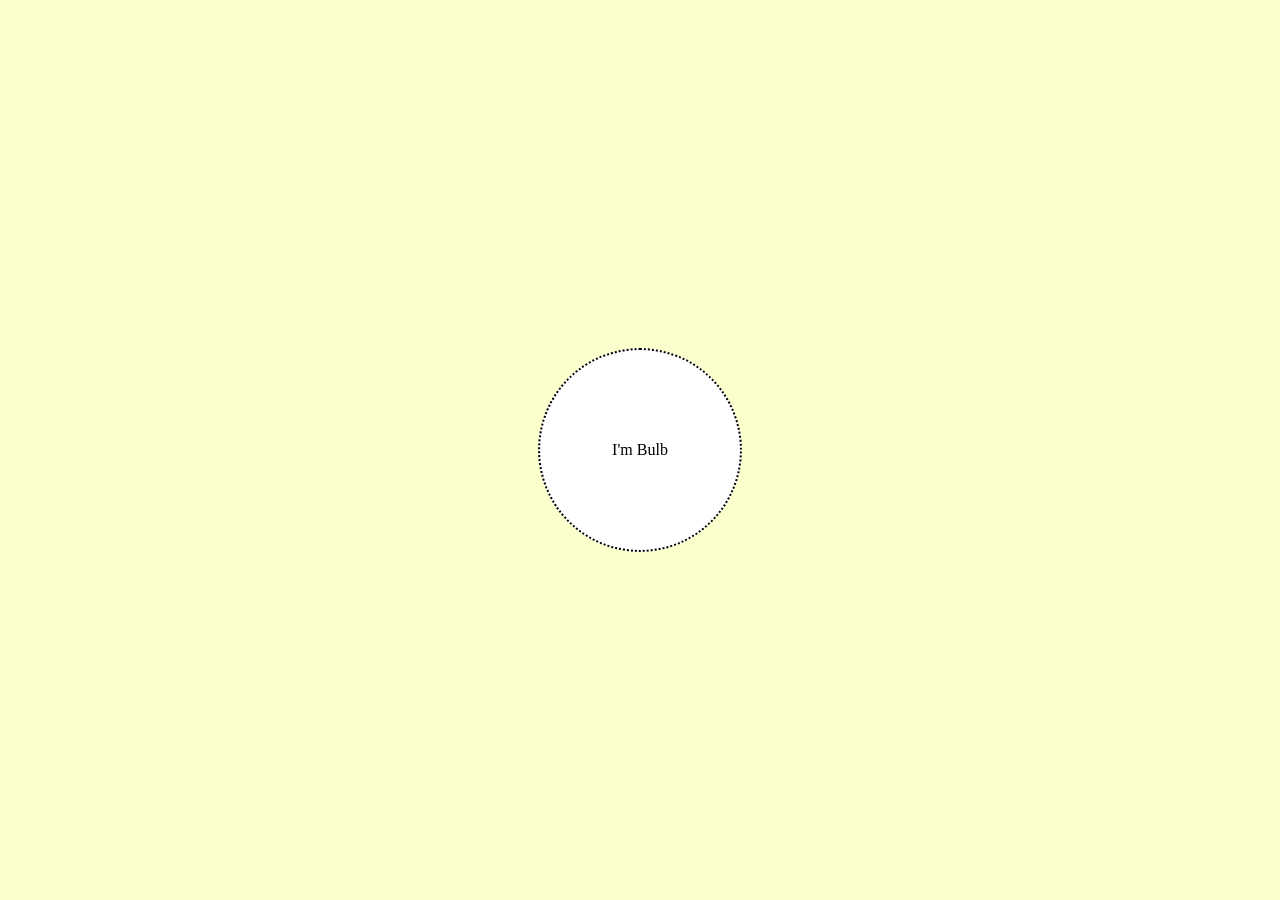
<file: bulb-DOM/index.html>
<!DOCTYPE html>
<html lang="en">
  <head>
    <meta charset="UTF-8" />
    <meta name="viewport" content="width=device-width, initial-scale=1.0" />
    <title>Bulb</title>
    <link rel="stylesheet" href="style.css" />
    <link rel="shortcut icon" href="https://cdn.vectorstock.com/i/1000v/60/94/cartoon-glowing-yellow-light-bulb-vector-18016094.jpg" type="image/x-icon">
  </head>
  <body>
      <div id="bulb">I'm Bulb</div> 
    <script src="app.js"></script>
  </body>
</html>
</file>
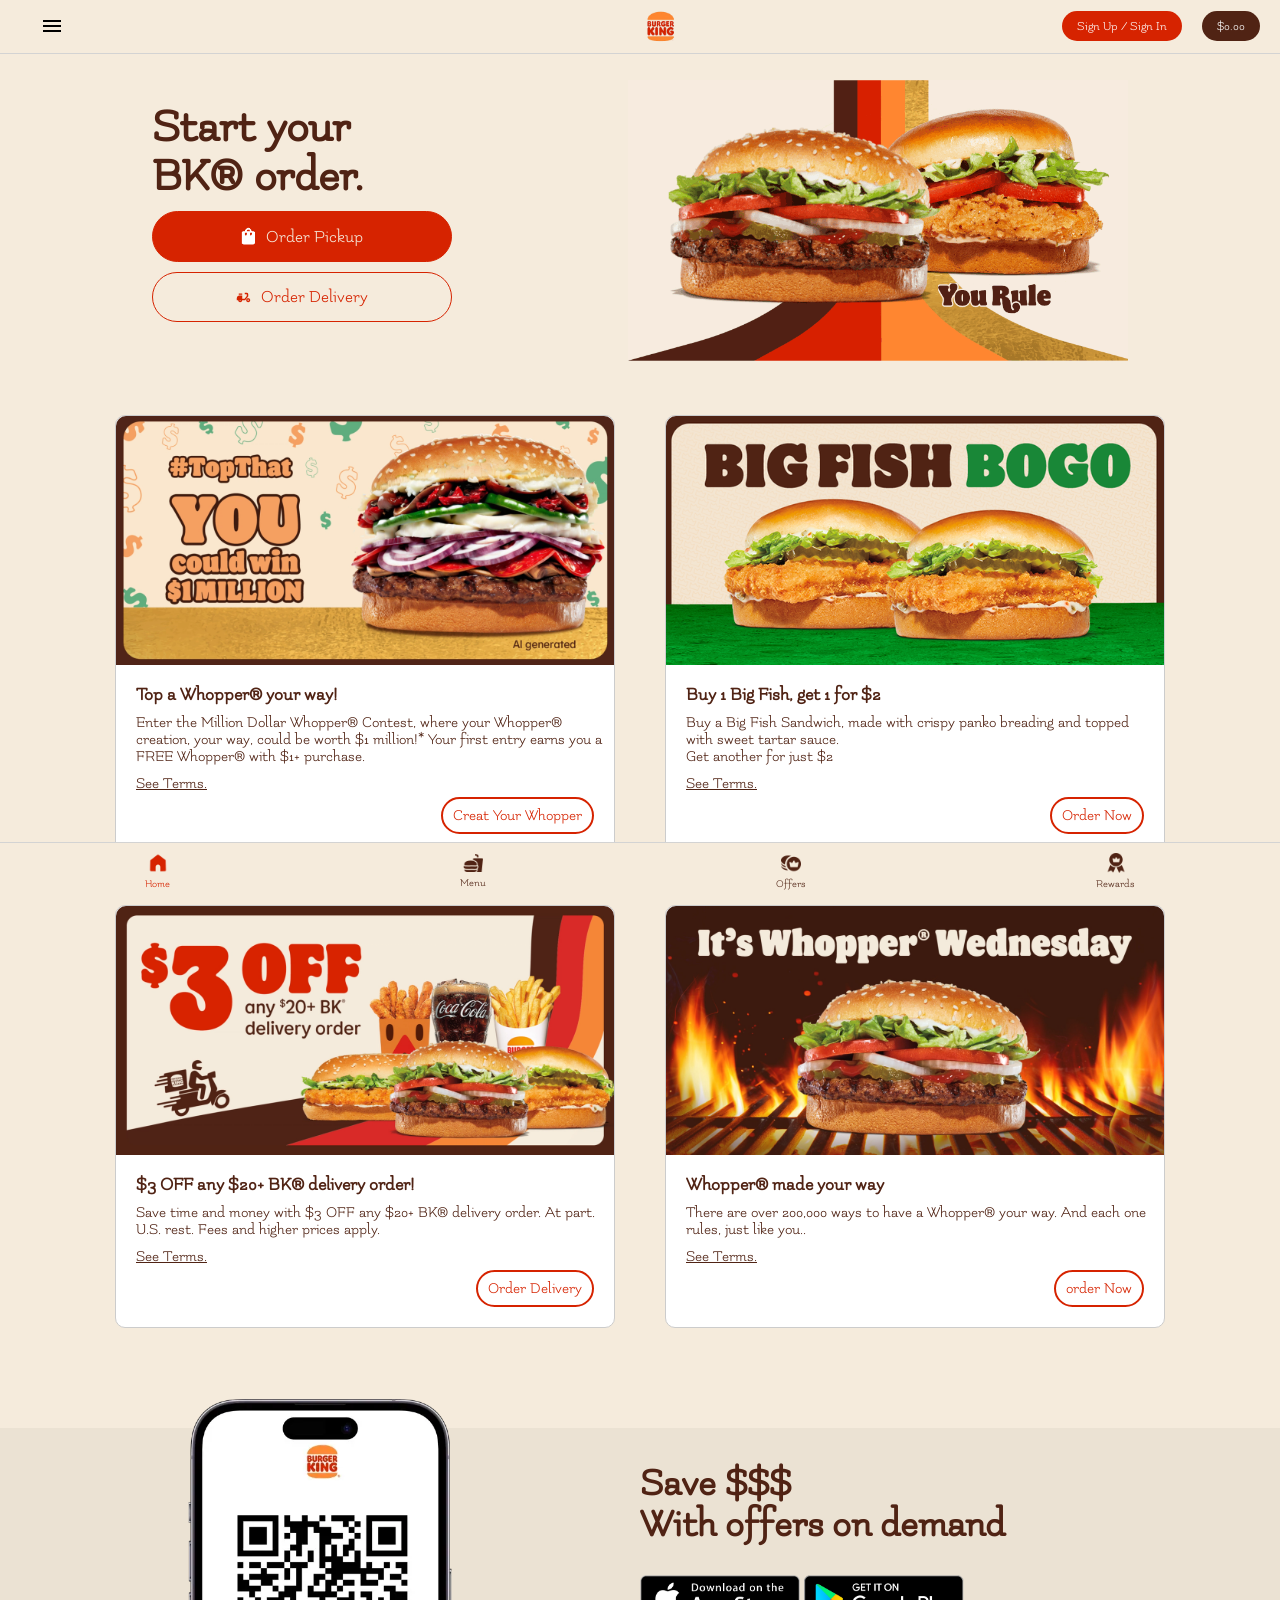
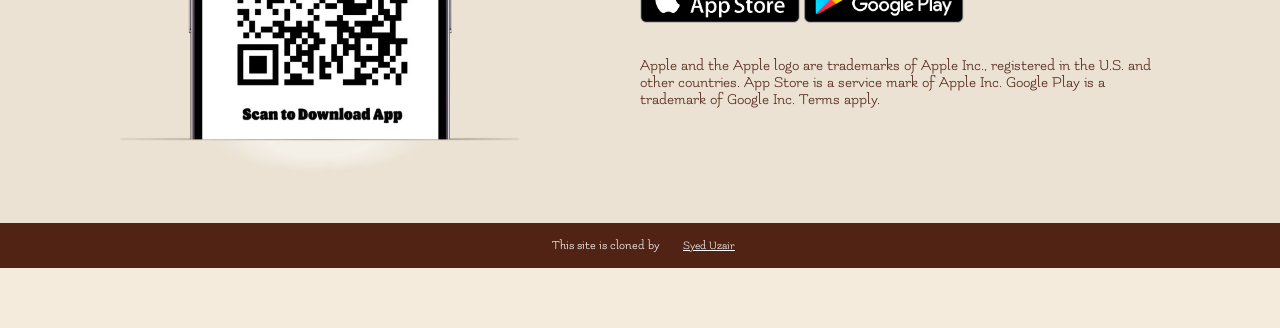
<file: burger-king/index.html>
<!DOCTYPE html>
<html lang="en">
  <head>
    <meta charset="UTF-8" />
    <meta name="viewport" content="width=device-width, initial-scale=1.0" />
    <title>Burger-King</title>
    <link
      rel="shortcut icon"
      href="Images/Screenshot 2024-03-06 203135.png"
      type="image/x-icon"
    />
    <link rel="preconnect" href="https://fonts.googleapis.com">
    <link rel="preconnect" href="https://fonts.gstatic.com" crossorigin>
    <link href="https://fonts.googleapis.com/css2?family=Flamenco:wght@300;400&display=swap" rel="stylesheet">
    <link
      rel="stylesheet"
      href="https://fonts.googleapis.com/css2?family=Material+Symbols+Outlined:opsz,wght,FILL,GRAD@20..48,100..700,0..1,-50..200"
    />
    <link rel="stylesheet" href="style.css" />
  </head>
  <body>
    <!-- header started -->
    <header>
      <div class="header">
        <div class="start">
          <span class="material-symbols-outlined hover"> menu </span>
          <img
            src="Images/Screenshot 2024-03-06 203135.png"
            alt="logo"
            class="logo hover"
          />
        </div>
        <div class="end">
          <button class="b-1 hover">Sign Up / Sign In</button>
          <button class="b-2 hover">$0.00</button>
        </div>
      </div>
    </header>
    <!-- header ended -->
    <div class="dummy"></div>
    <!-- First section Started -->
    <div class="first-section">
      <div class="left">
        <h1>
          Start your <br />
          BK® order.
        </h1>
        <img src="Images/web.gif" alt="" />
        <button class="but-1 hover" class="hover">
          <img src="Images/Screenshot 2024-03-06 200653.png" alt="" />Order
          Pickup
        </button>
        <button class="but-2 hover" class="hover">
          <img src="Images/Screenshot 2024-03-06 200742.png" alt="" />Order
          Delivery
        </button>
      </div>
      <div class="right">
        <img src="Images/web.gif" alt="" />
      </div>
    </div>
    <!-- First section ended-->
    <!-- second Section started -->
    <div class="second-section">
      <div class="card">
        <img
          src="Images/4cd4a736fab4faf00146cd9d7de109d61f2019a0-2000x1000.png"
          alt=""
        />
        <h3>Top a Whopper® your way!</h3>
        <p>
          Enter the Million Dollar Whopper® Contest, where your Whopper®
          creation, your way, could be worth $1 million!* Your first entry earns
          you a FREE Whopper® with $1+ purchase.
        </p>
        <a href="#">See Terms.</a>
        <button class="hover">Creat Your Whopper</button>
      </div>
      <div class="card">
        <img
          src="Images/236c1dd5e57dae652473a87e39de0fa38a61737e-1000x500.png"
          alt=""
        />
        <h3>Buy 1 Big Fish, get 1 for $2</h3>
        <p>
          Buy a Big Fish Sandwich, made with crispy panko breading and topped
          with sweet tartar sauce. <br> Get another for just $2
        </p>
        <a href="#">See Terms.</a>
        <button class="hover ">Order Now</button>
      </div>
      <div class="card">
        <img
          src="Images/03d28f28ec8f30ee65dd9dcb037e64e4e7983e49-2000x1000.png"
          alt=""
        />
        <h3>$3 OFF any $20+ BK® delivery order!</h3>
        <p>
          Save time and money with $3 OFF any $20+ BK® delivery order. At part.
          U.S. rest. Fees and higher prices apply.
        </p>
        <a href="#">See Terms.</a>
        <button class="hover">Order Delivery</button>
      </div>
      <div class="card">
        <img
          src="Images/2b60390402530831a1e97c98d699337a5eefad6c-2000x1000.png"
          alt=""
        />
        <h3>Whopper® made your way</h3>
        <p>
          There are over 200,000 ways to have a Whopper® your way. And each one
          rules, just like you..
        </p>
        <a href="#">See Terms.</a>
        <button class="hover">order Now</button>
      </div>
    </div>

    <!-- second Section ended-->
    <!-- third setion started -->
    <div id="third">
      <div class="full-image">
        <img
          src="Images/da421b826216c29608a2694126a5095f17be8676-630x622.webp"
          alt=""
        />
      </div>
      <div class="right-sec">
        <div class="mobile">
          <img
            src="Images/fce87173f33b83388e766172fb1c471023582c4e-852x1183.png"
            alt=""
            id="mobile-image"
          />
          <h1>
            Save $$$ <br />
            With offers on demand
          </h1>
        </div>
        <div class="right-images">
          <img src="Images/Screenshot 2024-03-06 201132.png" alt="" class="hover" />
          <img src="Images/Screenshot 2024-03-06 201155.png" alt="" class="hover" />
        </div>
        <div class="right-text">
          Apple and the Apple logo are trademarks of Apple Inc., registered in
          the U.S. and other countries. App Store is a service mark of Apple
          Inc. Google Play is a trademark of Google Inc. Terms apply.
        </div>
      </div>
    </div>

    <!-- third setion ended -->
    <!-- fourth section started-->
    <div class="fourth-section">
      <p>
        This site is cloned by<a href="https://www.linkedin.com/in/uzairrehan">Syed Uzair</a>
      </p>
    </div>

    <!-- fourth section ended-->
    <div class="dummy"></div>
    <!-- footer started -->
    <footer>
      <div class="footer">
        <div class="footer-boxes hover">
          <img src="Images/download (4).png" alt="" /><span class="tomato"
            >Home</span
          >
        </div>
        <div class="footer-boxes hover">
          <img
            src="Images/7ba95726ef76f181e658ceb137277d2a9be17db2-26x24.0495a4ebf035594acdf1.png"
            alt=""
          />Menu
        </div>
        <div class="footer-boxes hover">
          <img
            src="Images/00553ce0b224cdeb1269bc2c756d8775c0b21a9f-24x24.0307ef2649472064402d.png"
            alt=""
          />Offers
        </div>
        <div class="footer-boxes hover">
          <img
            src="Images/ca61127dd95f2e6473303320dba757fa9c1d45e1-24x24.4371e92a85182b7310f4.png"
            alt=""
          />Rewards
        </div>
      </div>
    </footer>
    <!-- footer ended -->
  </body>
</html>
</file>
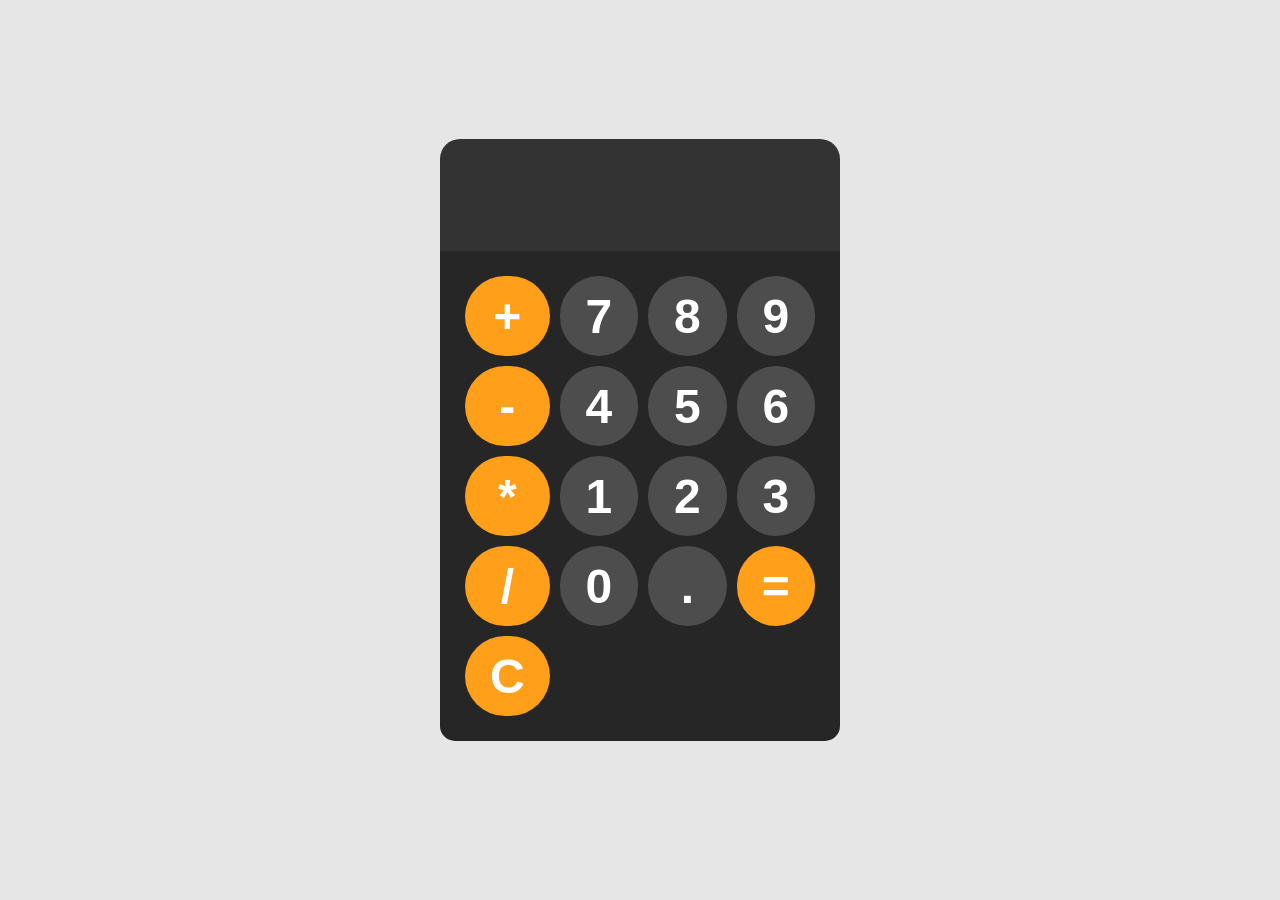
<file: calculator/index.html>
<!DOCTYPE html>
<html lang="en">
<head>
    <meta charset="UTF-8">
    <meta name="viewport" content="width=device-width, initial-scale=1.0">
    <title>Document</title>
    <link rel="stylesheet" href="style.css">
</head>
<body>

    <div id="calculator">
        <input id="display" readonly>
        <div id="keys">
            <button onclick="displayNumber('+')" class="operator-btn">+</button>
            <button onclick="displayNumber('7')">7</button>
            <button onclick="displayNumber('8')">8</button>
            <button onclick="displayNumber('9')">9</button>
            <button onclick="displayNumber('-')" class="operator-btn">-</button>
            <button onclick="displayNumber('4')">4</button>
            <button onclick="displayNumber('5')">5</button>
            <button onclick="displayNumber('6')">6</button>
            <button onclick="displayNumber('*')" class="operator-btn">*</button>
            <button onclick="displayNumber('1')">1</button>
            <button onclick="displayNumber('2')">2</button>
            <button onclick="displayNumber('3')">3</button>
            <button onclick="displayNumber('/')" class="operator-btn">/</button>
            <button onclick="displayNumber('0')">0</button>
            <button onclick="displayNumber('.')">.</button>
            <button onclick="calculate()" class="operator-btn">=</button>
            <button onclick="clearDisplay()" class="operator-btn">C</button>
        </div>
    </div>
    <script src="app.js"></script>
</body>
</html>
</file>
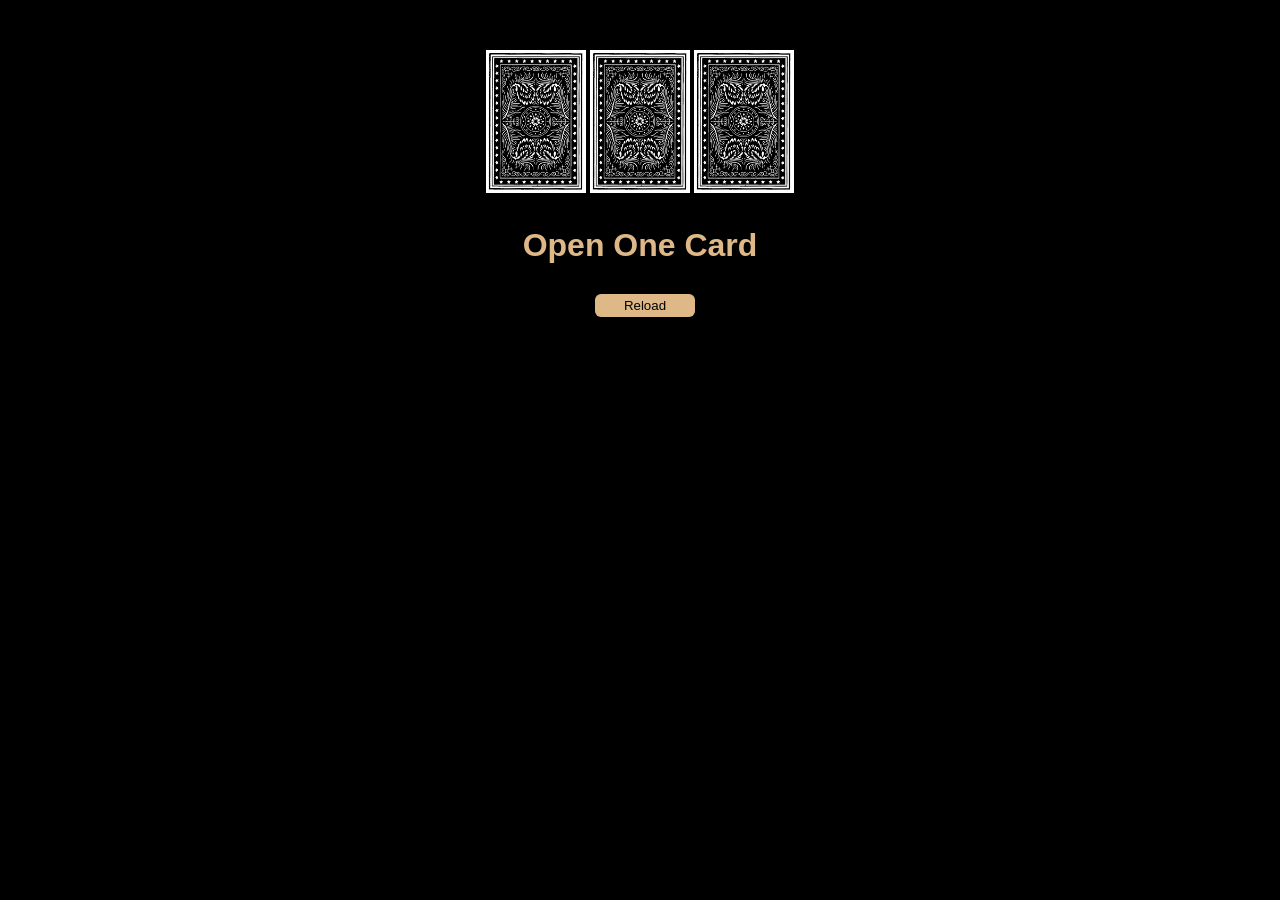
<file: card-game/index.html>
<!DOCTYPE html>
<html lang="en">
  <head>
    <meta charset="UTF-8" />
    <meta name="viewport" content="width=device-width, initial-scale=1.0" />
    <title>Card Game</title>
    <link rel="stylesheet" href="style.css" />
    <link rel="shortcut icon" href="Images/back.png" type="image/x-icon" />
  </head>
  <body>
    <div class="main">
      <div class="images-div">
        <img src="Images/back.png" onclick="OpenName(this)" />
        <img src="Images/back.png" onclick="OpenName(this)" />
        <img src="Images/back.png" onclick="OpenName(this)" />
      </div>
      <h1>Open One Card</h1>
      <button onclick="reload()">Reload</button>
    </div>
    <script src="app.js"></script>
  </body>
</html>
</file>
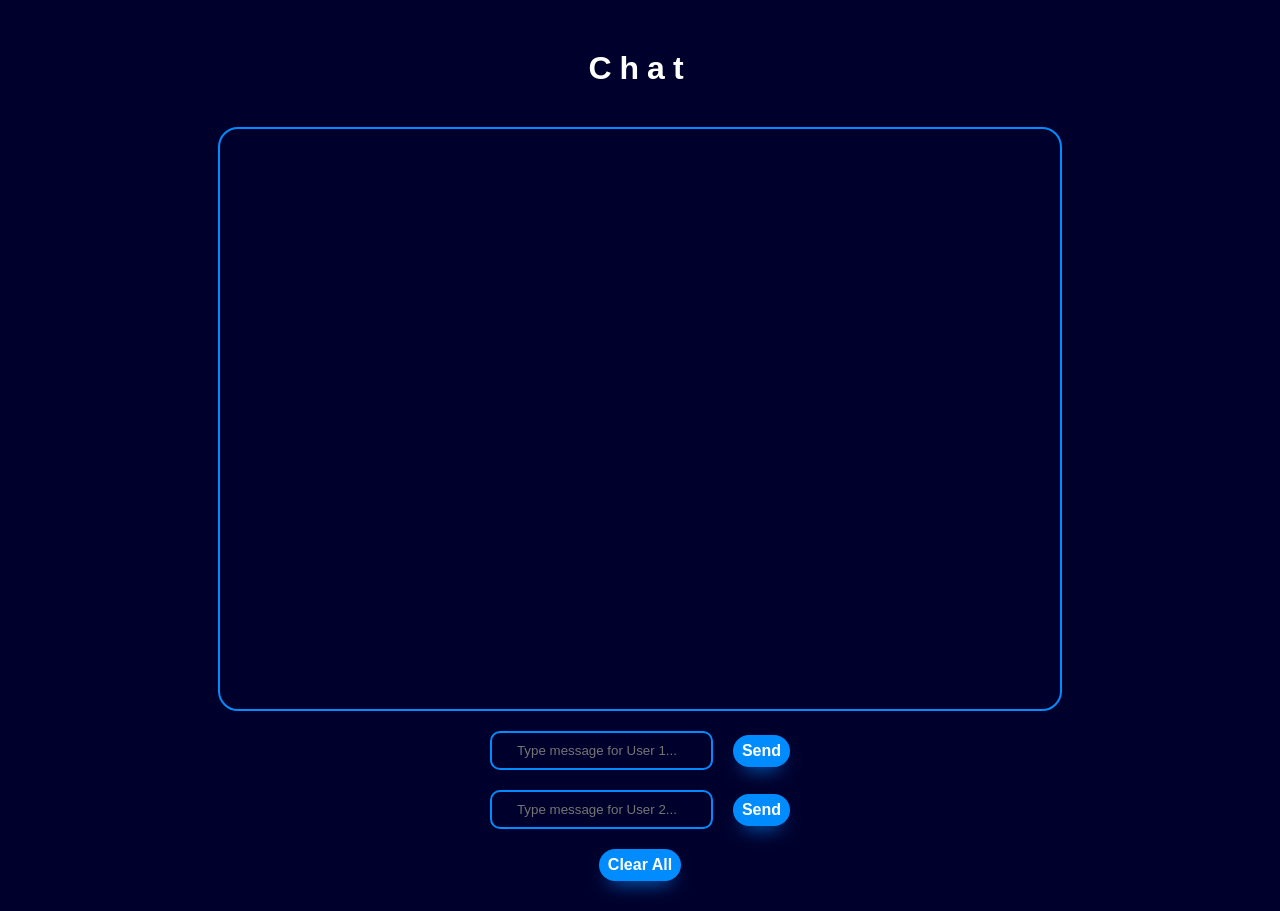
<file: chat-app/index.html>
<!DOCTYPE html>
<html lang="en">
  <head>
    <meta charset="UTF-8" />
    <meta name="viewport" content="width=device-width, initial-scale=1.0" />
    <title>Uzair - Chat App</title>
    <link rel="stylesheet" href="style.css" />
  </head>
  <body>
    <header>
      <h1>Chat</h1>
    </header>
    <main>
      <section id="messages"></section>

      <div class="msg-center">
        <div>
          <input
            placeholder="Type message for User 1..."
            class="input"
            type="text"
            id="input1"
            aria-label="User 1 message input"
          />
          <button id="send1Btn" class="button" role="button">Send</button>
        </div>

        <div>
          <input
            placeholder="Type message for User 2..."
            class="input"
            type="text"
            id="input2"
            aria-label="User 2 message input"
          />
          <button id="send2Btn" class="button" role="button">Send</button>
        </div>

        <button id="clear" class="button">Clear All</button>
      </div>
    </main>

    <script src="script.js"></script>
  </body>
</html>
</file>
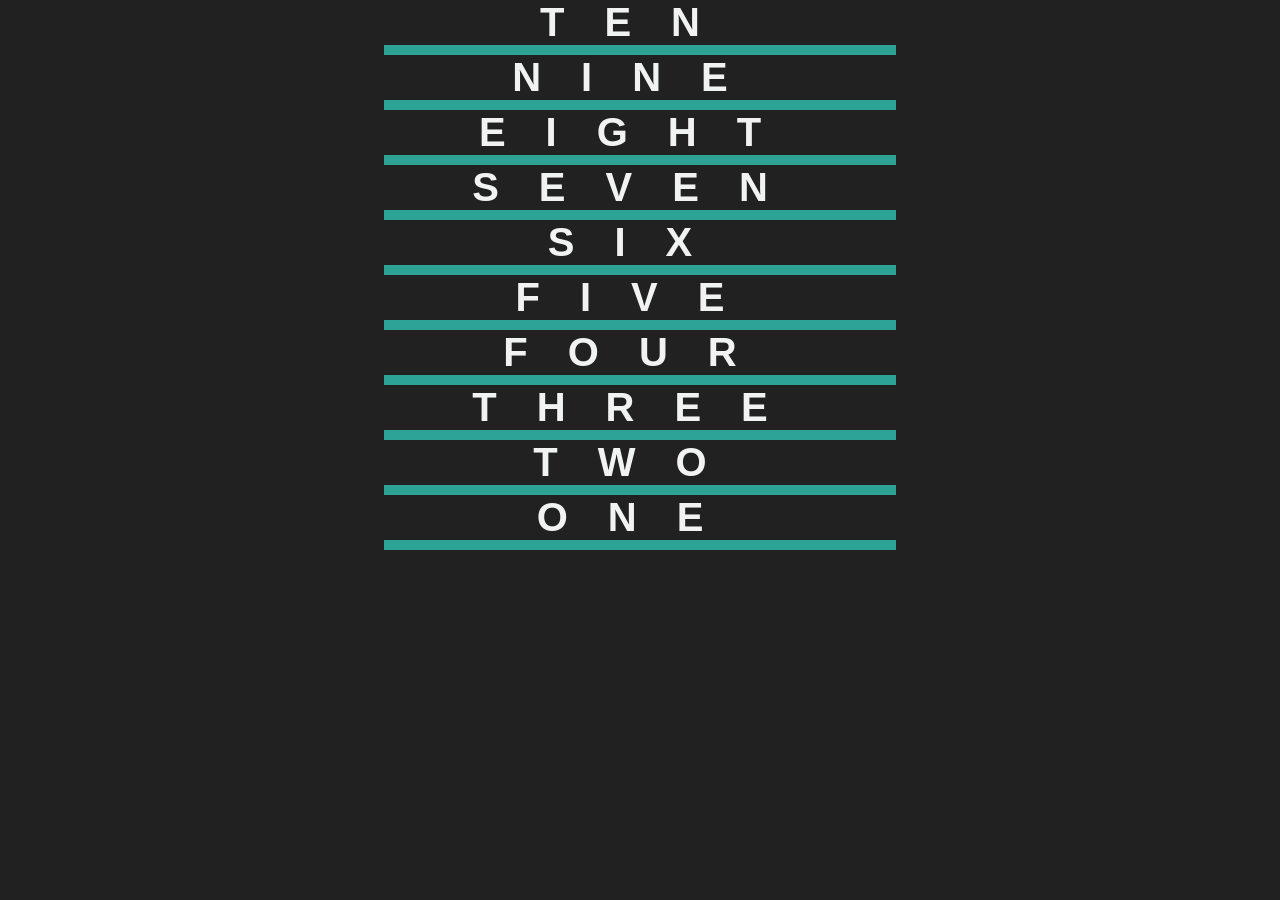
<file: count-html-css/index.html>
<!DOCTYPE html>
<html lang="en">
<head>
    <meta charset="UTF-8">
    <meta name="viewport" content="width=device-width, initial-scale=1.0">
    <title>Count</title>
    <link rel="stylesheet" href="style.css">
</head>
<body>
    <div class="main">
        <div class="divs"><p>TEN</p></div>
        <div class="divs"><p>NINE</p></div>
        <div class="divs"><p>EIGHT</p></div>
        <div class="divs"><p>SEVEN</p></div>
        <div class="divs"><p>SIX</p></div>
        <div class="divs"><p>FIVE</p></div>
        <div class="divs"><p>FOUR</p></div>
        <div class="divs"><p>THREE</p></div>
        <div class="divs"><p>TWO</p></div>
        <div class="divs"><p>ONE</p></div>
    </div>
</body>
</html>
</file>
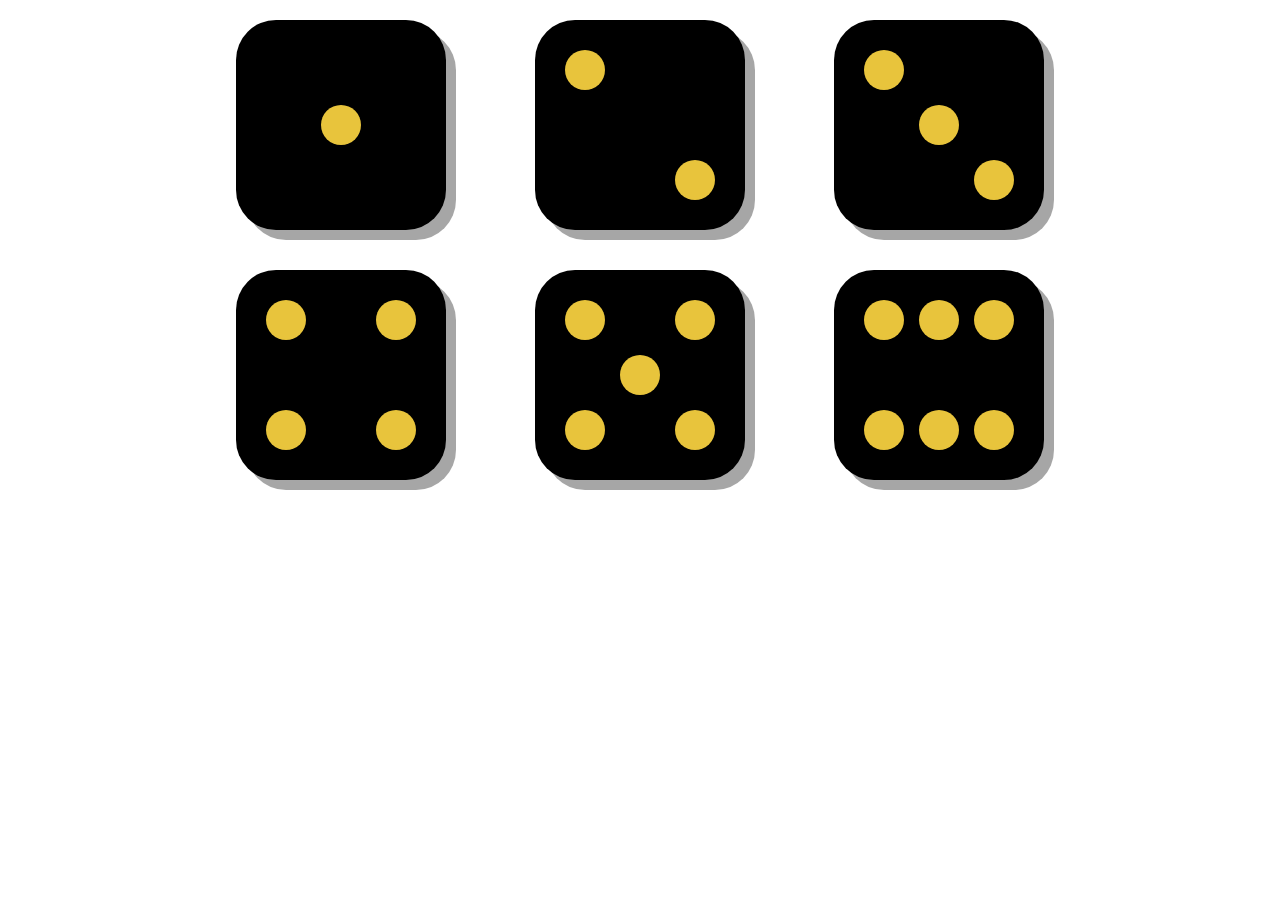
<file: dice-with-css-flex/index.html>
<!DOCTYPE html>
<html lang="en">
  <head>
    <meta charset="UTF-8" />
    <meta name="viewport" content="width=device-width, initial-scale=1.0" />
    <title>Document</title>
    <link rel="stylesheet" href="style.css" />
  </head>
  <body>
    <div class="main">
      <div class="dice1 dice">
        <div class="round d1"></div>
      </div>
      <div class="dice2 dice">
        <div class="round d1"></div>
        <div class="round d2"></div>
      </div>
      
      <div class="dice3 dice">
        <div class="round d1"></div>
        <div class="round d2"></div>
        <div class="round d3"></div>
      </div>
      <div class="dice4 dice">
        <div class="first-line">
          <div class="round "></div>
          <div class="round "></div>
        </div>
        <div class="last-line">
          <div class="round "></div>
          <div class="round "></div>
        </div>
      </div>


      <div class="dice5 dice">
        <div class="first-line">
            <div class="round "></div>
            <div class="round "></div>
          </div>
          <div class="middle">
            <div class="round"></div>
          </div>
          <div class="last-line">
            <div class="round "></div>
            <div class="round "></div>
            
      </div>
      </div>


        <div class="dice6 dice">
          <div class="first-line">
              <div class="round "></div>
              <div class="round "></div>
              <div class="round "></div>
          </div>
          <div class="last-line">
              <div class="round "></div>
              <div class="round "></div>
              <div class="round "></div>
          </div>
        </div>
    </div>
  </body>
</html>
</file>
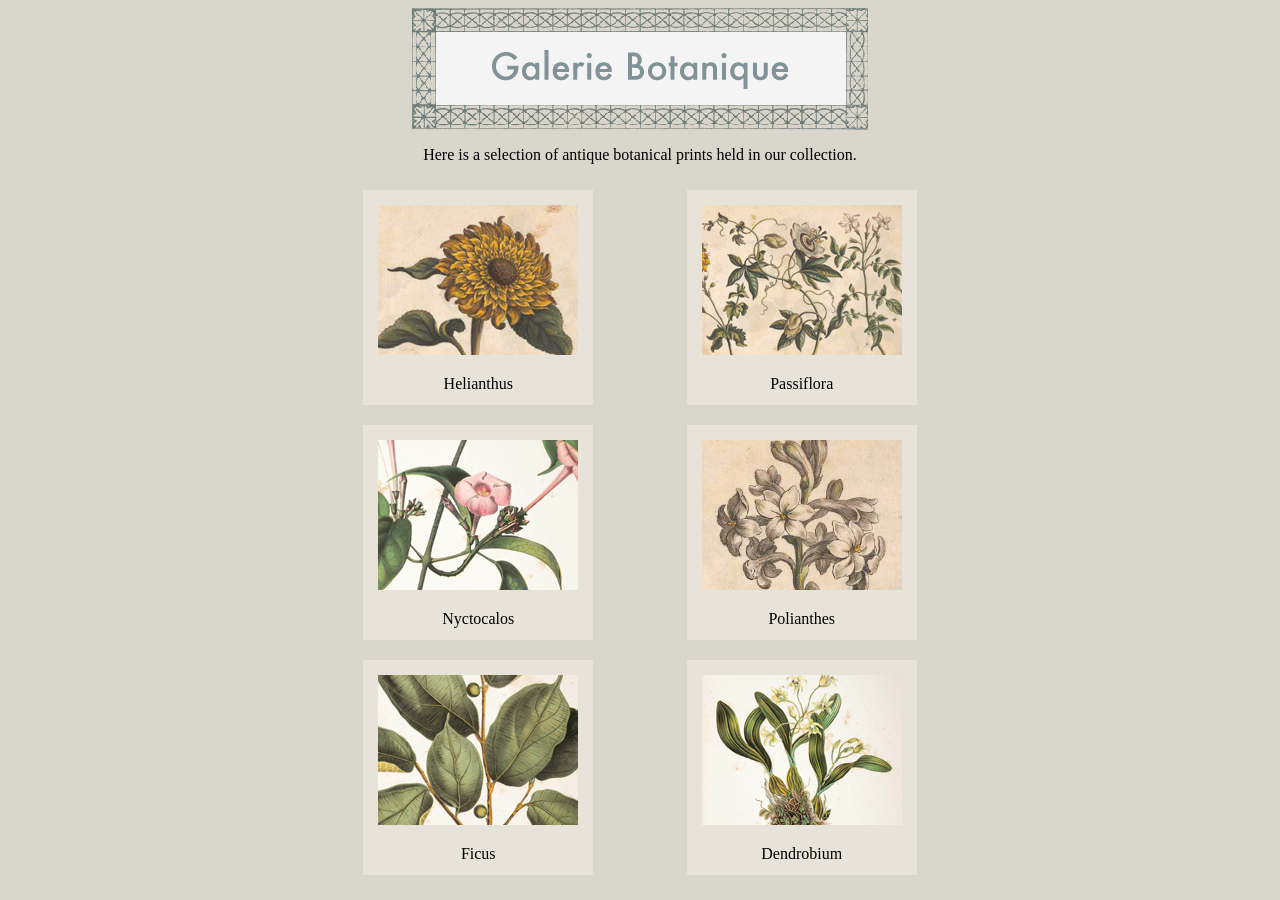
<file: gallery-boutique/index.html>
<!DOCTYPE html>
<html lang="en">
  <head>
    <meta charset="UTF-8" />
    <meta name="viewport" content="width=device-width, initial-scale=1.0" />
    <title>Document</title>
    <link rel="stylesheet" href="style.css" />
  </head>
  <body>
    <div class="main">
      <div class="header">
        <img src="title.gif" alt="header" id="header" />
        <p>
          Here is a selection of antique botanical prints held in our
          collection.
        </p>
      </div>
      <div class="center">
      <div class="image">
        <img src="print-01.jpg" alt="pic1" />
        <p>Helianthus</p>
      </div>
      <div class="image">
        <img src="print-02.jpg" alt="pic2" />
        <p>Passiflora</p>
      </div>
      <div class="image">
        <img src="print-03.jpg" alt="pic3" />
        <p>Nyctocalos</p>
      </div>
      <div class="image">
        <img src="print-04.jpg" alt="pic4" />
        <p>Polianthes</p>
      </div>
      <div class="image">
        <img src="print-05.jpg" alt="pic5" />
        <p>Ficus</p>
      </div>
      <div class="image">
        <img src="print-06.jpg" alt="pic6" />
        <p>Dendrobium</p>
      </div>
    </div>
    </div>
  </body>
</html>
</file>
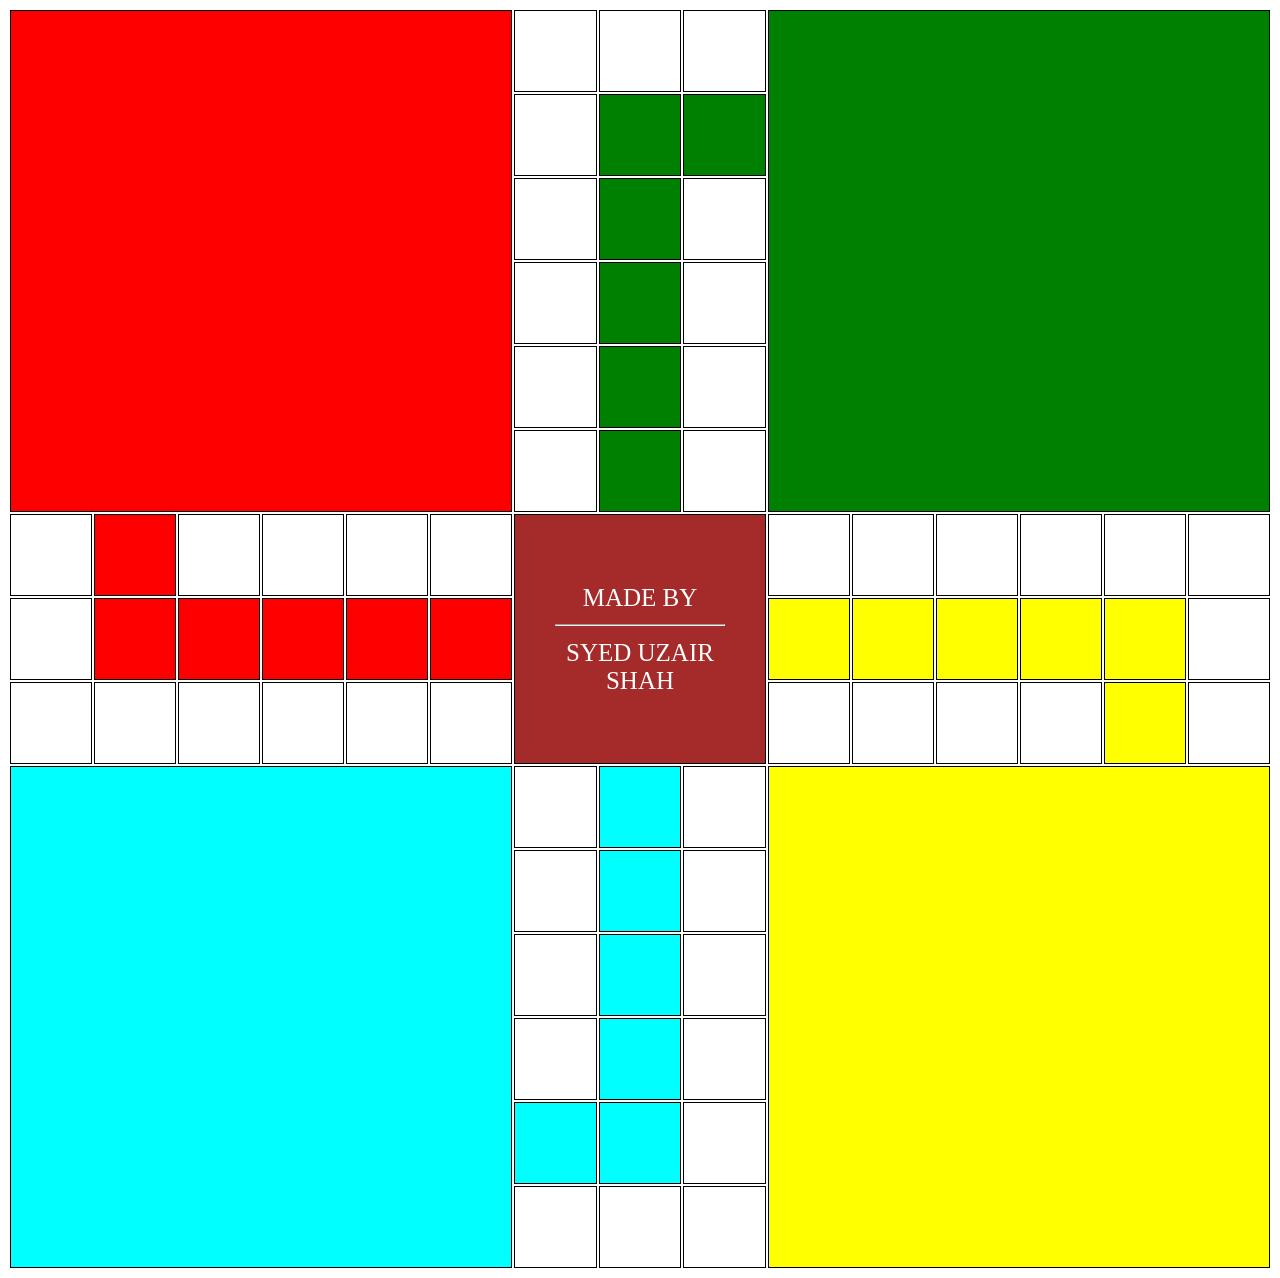
<file: ludo-with-table/index.html>
<!DOCTYPE html>
<html lang="en">
<head>
    <meta charset="UTF-8">
    <meta name="viewport" content="width=device-width, initial-scale=1.0">
    <title>Ludo</title>
    <link rel="stylesheet" href="style.css">
</head>
<body>
    <div>
        <table>
            <tr>
                <td colspan="6" rowspan="6" class="red"></td>
                <td></td>
                <td></td>
                <td></td>
                <td colspan="6" rowspan="6" class="green"></td>
            <tr>
                <td></td>
                <td class="green"></td>
                <td class="green"></td>
            </tr>
            <tr>
                <td></td>
                <td class="green"></td>
                <td></td>
            </tr>
            <tr>
                <td></td>
                <td class="green"></td>
                <td></td>
            </tr>
            <tr>
                <td></td>
                <td class="green"></td>
                <td></td>
            </tr>
            <tr>
                <td></td>
                <td class="green"></td>
                <td></td>
            </tr>
            <tr>
                <td></td>
                <td class="red"></td>
                <td></td>
                <td></td>
                <td></td>
                <td></td>
                <td colspan="3" rowspan="3" class="middle"> Made by
                    <hr>Syed Uzair Shah
                </td>
                <td></td>
                <td></td>
                <td></td>
                <td></td>
                <td></td>
                <td></td>
            </tr>
            <tr>
                <td></td>
                <td class="red"></td>
                <td class="red"></td>
                <td class="red"></td>
                <td class="red"></td>
                <td class="red"></td>
                <td class="yellow"></td>
                <td class="yellow"></td>
                <td class="yellow"></td>
                <td class="yellow"></td>
                <td class="yellow"></td>
                <td></td>
            </tr>
            <tr>
                <td></td>
                <td></td>
                <td></td>
                <td></td>
                <td></td>
                <td></td>
                <td></td>
                <td></td>
                <td></td>
                <td></td>
                <td class="yellow"></td>
                <td></td>
            </tr>
            <tr>
                <td colspan="6" rowspan="6" class="blue"></td>
                <td></td>
                <td class="blue"></td>
                <td></td>
                <td colspan="6" rowspan="6" class="yellow"></td>
            <tr>
                <td></td>
                <td class="blue"></td>
                <td></td>
            </tr>
            <tr>
                <td></td>
                <td class="blue"></td>
                <td></td>
            </tr>
            <tr>
                <td></td>
                <td class="blue"></td>
                <td></td>
            </tr>
            <tr>
                <td class="blue"></td>
                <td class="blue"></td>
                <td></td>
            </tr>
            <tr>
                <td></td>
                <td></td>
                <td></td>
            </tr>
        </table>
    </div>
</body>

</html>
</file>
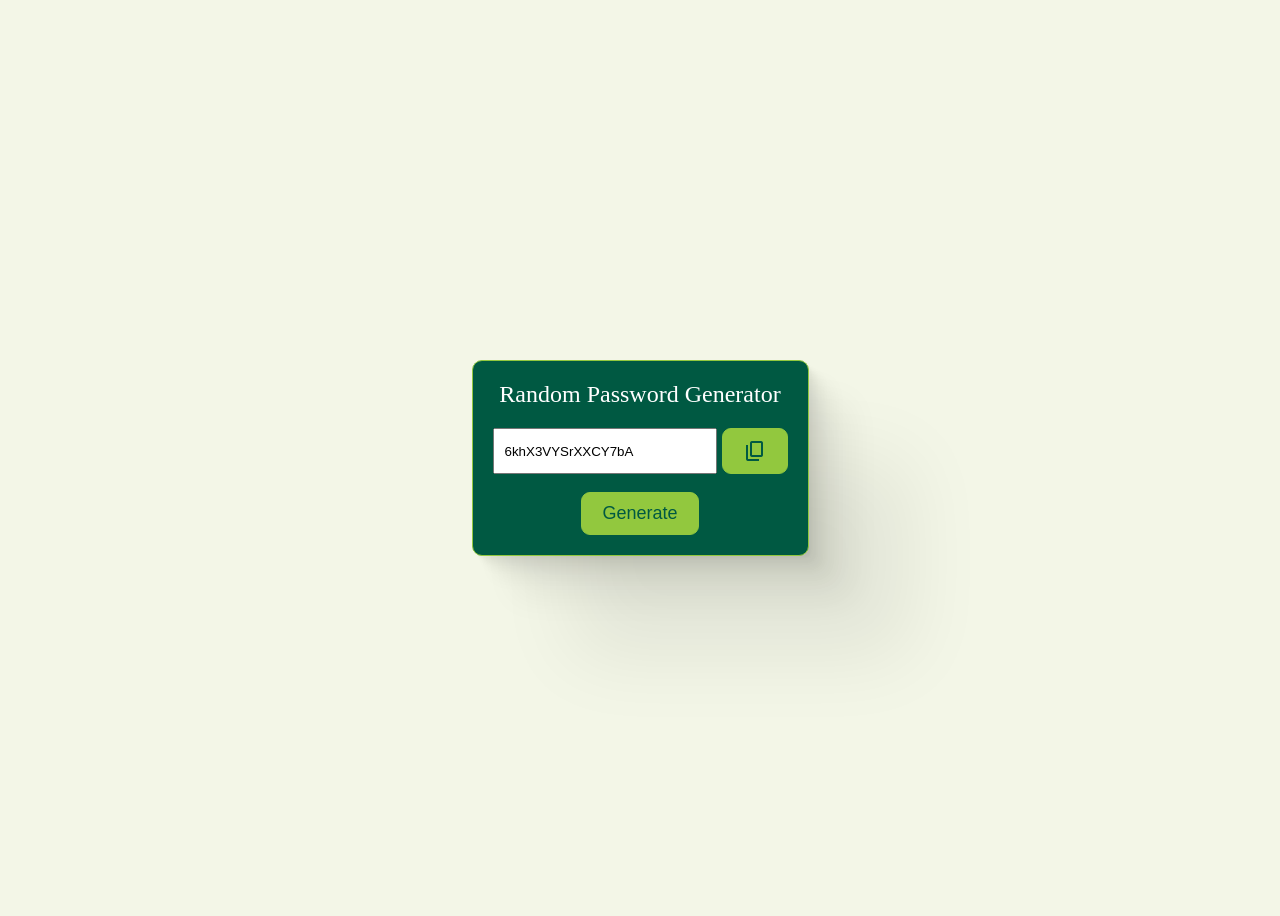
<file: password-generator/index.html>
<!DOCTYPE html>
<html lang="en">
  <head>
    <meta charset="UTF-8" />
    <meta name="viewport" content="width=device-width, initial-scale=1.0" />
    <title>Password Generator</title>
    <link rel="stylesheet" href="https://fonts.googleapis.com/css2?family=Material+Symbols+Outlined:opsz,wght,FILL,GRAD@20..48,100..700,0..1,-50..200"
    />
    <link rel="stylesheet" href="style.css" />
    <link rel="shortcut icon" href="favicon.ico" type="image/x-icon">
  </head>
  <body>
    <div class="main">
      <div class="text">Random Password Generator</div>
      <div class="input-area">
        <div class="flex">
          <input type="text" name="Password" id="gen-text" readonly />
          <button class="copy" onclick="copyToClipboard()">
            <span class="material-symbols-outlined"> content_copy </span>
          </button>
        </div>
        <br />
        <button class="generate" onclick="generatePassword()">Generate</button>
      </div>
    </div>
    <script src="script.js"></script>
  </body>
</html>
</file>
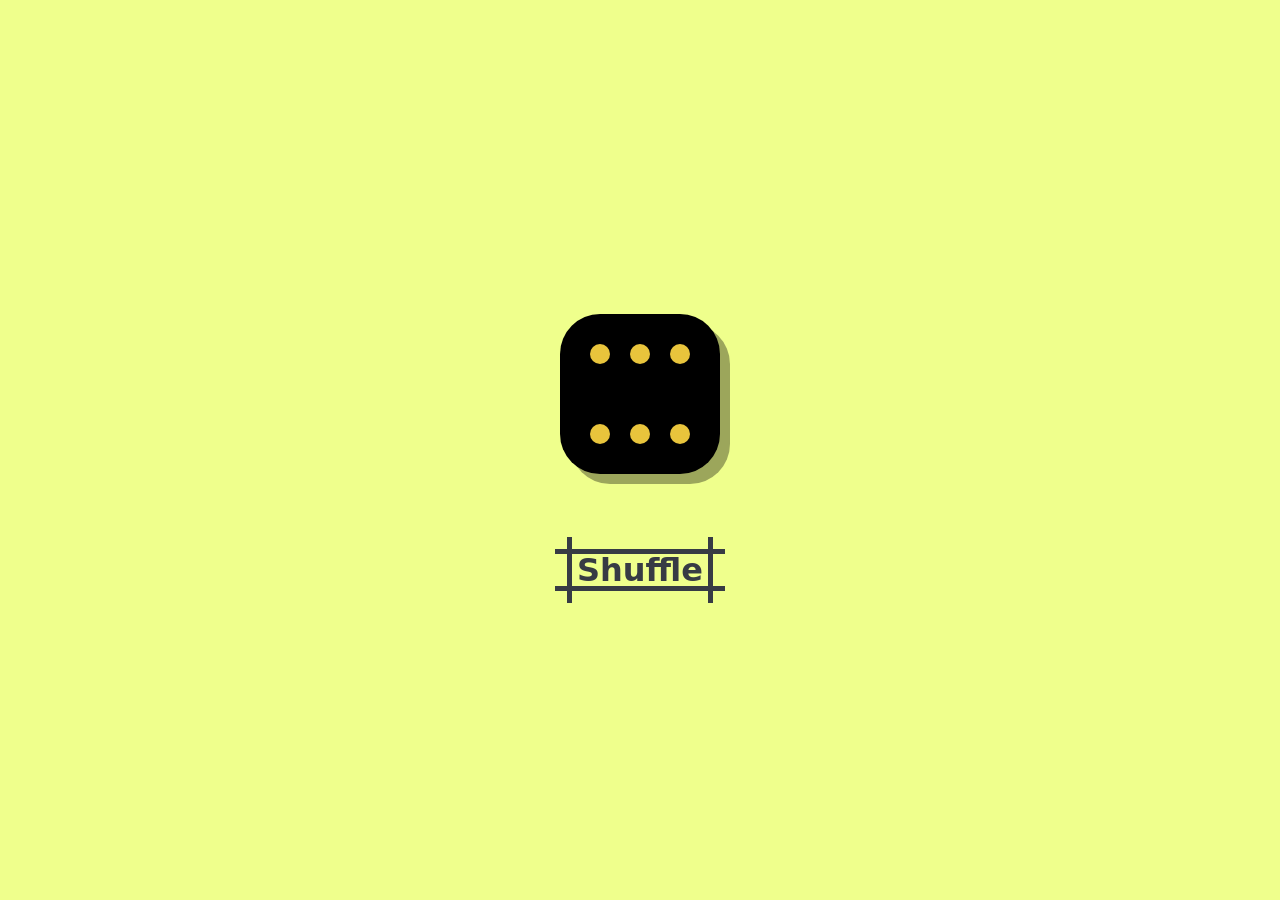
<file: random-dice/index.html>
<!DOCTYPE html>
<html lang="en">

<head>
    <meta charset="UTF-8">
    <meta name="viewport" content="width=device-width, initial-scale=1.0">
    <title>Random Dice</title>
    <link rel="stylesheet" href="style.css">
</head>
<body>
    <div class="father">
    <div class="main">
        <div class="dice6 dice">
            <div class="first-line">
                <div class="round "></div>
                <div class="round "></div>
                <div class="round "></div>
            </div>
            <div class="last-line">
                <div class="round "></div>
                <div class="round "></div>
                <div class="round "></div>
            </div>
        </div>
    </div>
    <button class="button" style="--c: #373B44;--b: 5px;--s:12px">Shuffle</button>
    </div>
    <script src="app.js"></script>
</body>
</html>
</file>
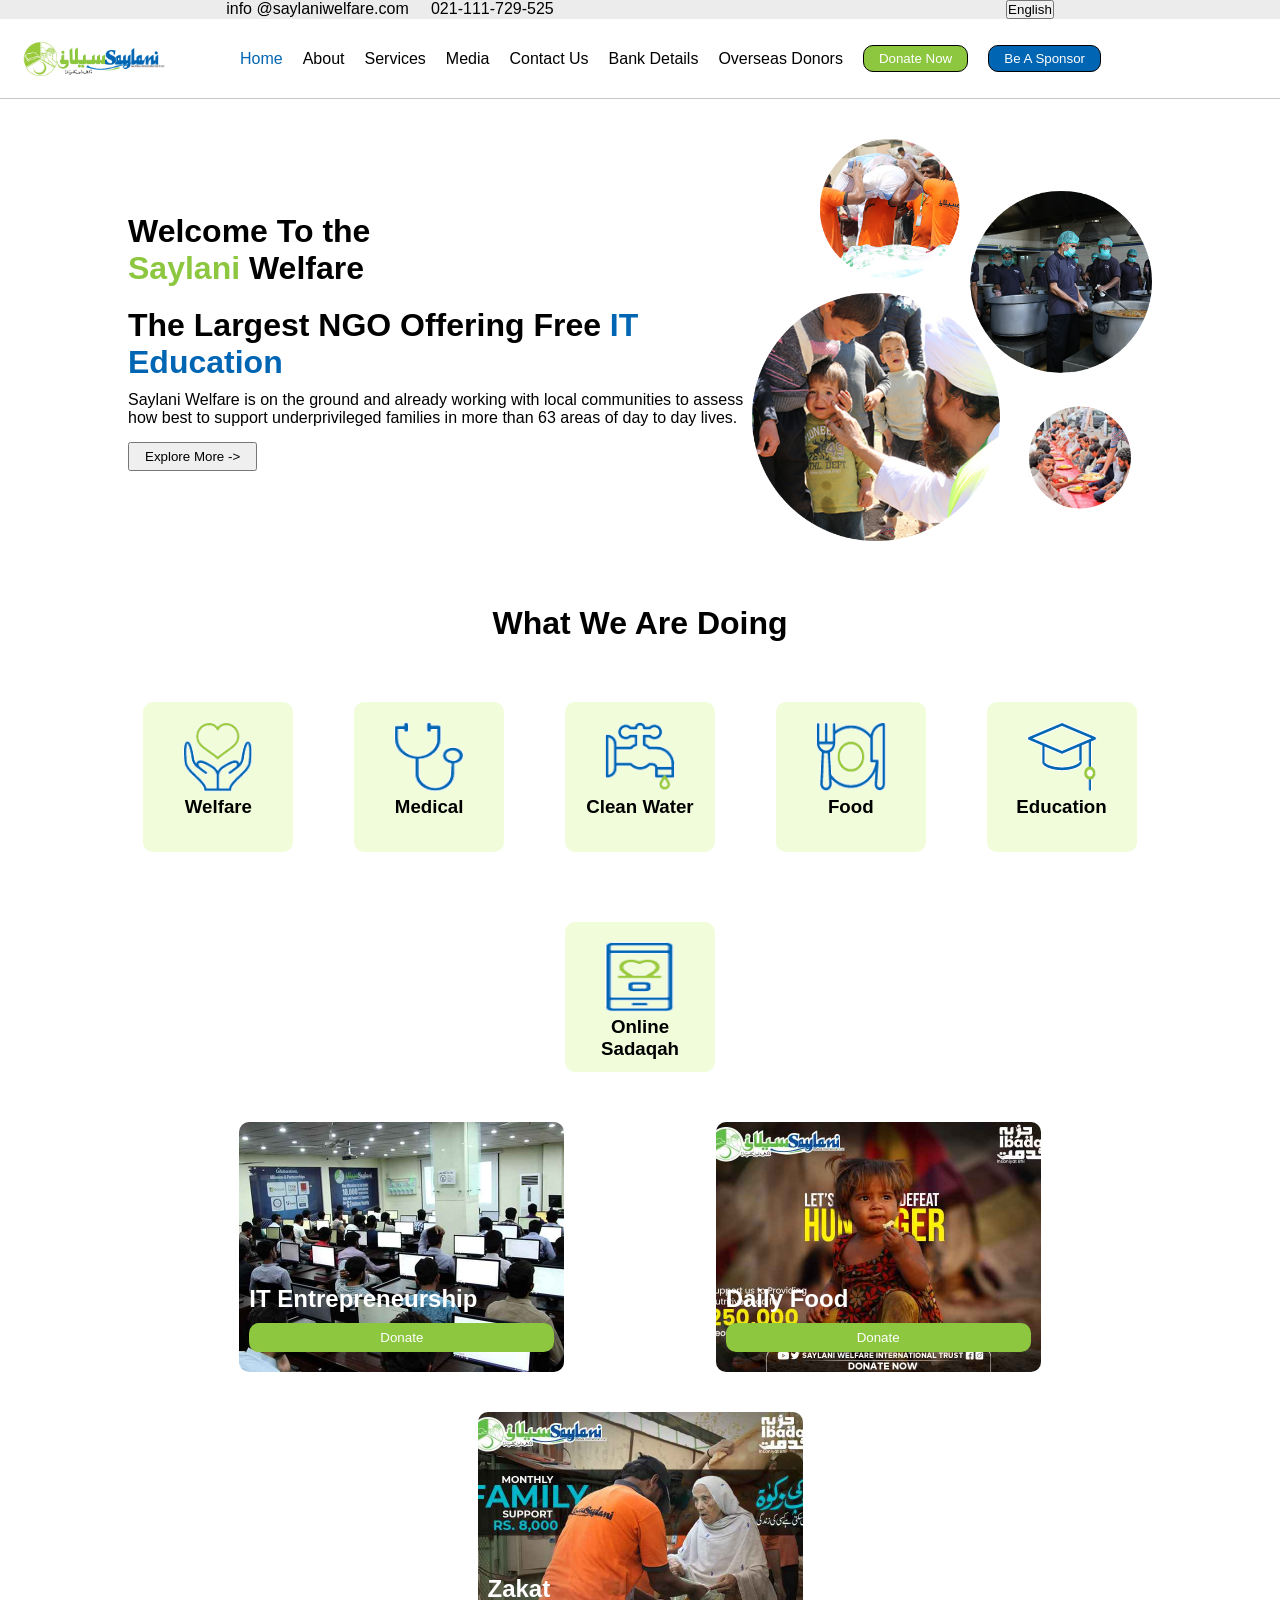
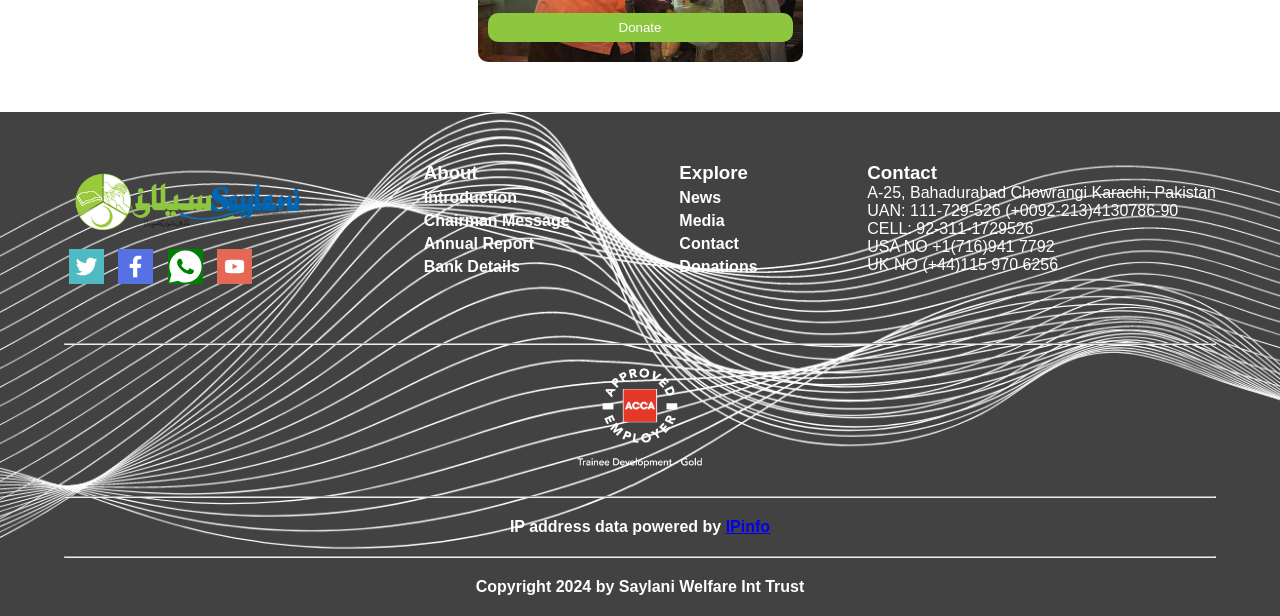
<file: saylani-welfare-website/index.html>
<!DOCTYPE html>
<html lang="en">
  <head>
    <meta charset="utf-8" />
    <meta name="viewport" content="width=device-width, initial-scale=1" />
    <title>saylani welfare trust</title>
    <link rel="shortcut icon" href="Images/images.png" type="image/x-icon" />
    <link rel="stylesheet" href="style.css" />
  </head>
  <body>
    <!-- navbar started -->
    <div class="contacts">
      <div>info @saylaniwelfare.com &nbsp;&nbsp;&nbsp; 021-111-729-525</div>
      <div><button>English</button></div>
    </div>
    <div class="navbar">
      <div>
        <div>
          <img src="Images/logo.png" id="NavLogo" alt="Logo">
          <span class="hamburger" onclick="toggleMenu()">&#9776;</span>
        </div>
        <ul id="nav-links">
          <li id="Blue">Home</li>
          <li>About</li>
          <li>Services</li>
          <li>Media</li>
          <li>Contact Us</li>
          <li>Bank Details</li>
          <li>Overseas Donors</li>
          <li><button id="green">Donate Now</button></li>
          <li><button id="blue">Be A Sponsor</button></li>
        </ul>
      </div>
    </div>

    <!-- navbar ended -->
    <!-- first section started -->
    <div class="hero-section">
      <div class="hero-text">
        <h1>Welcome To the <br /><span id="Green">Saylani</span> Welfare</h1>
        <h1 class="h2">
          The Largest NGO Offering Free <span id="Blue">IT Education</span>
        </h1>
        <p>
          Saylani Welfare is on the ground and already working with local
          communities to assess how best to support underprivileged families in
          more than 63 areas of day to day lives.
        </p>
        <button>Explore More -></button>
      </div>
      <div class="hero-image">
        <img src="Images/38.png" alt="hero-image" />
      </div>
    </div>
    <!-- first section ended -->
    <!-- Second Section Started -->
    <h1 id="Center">What We Are Doing</h1>
    <div class="sec-section">
      <div class="first-portion">
        <div class="boxes">
          <img src="Images/44.png" alt="" />
          <h3>Welfare</h3>
        </div>
        <div class="boxes">
          <img src="Images/41.png" alt="" />
          <h3>Medical</h3>
        </div>
        <div class="boxes">
          <img src="Images/40.png" alt="" />
          <h3>Clean Water</h3>
        </div>
        <div class="boxes">
          <img src="Images/43.png" alt="" />
          <h3>Food</h3>
        </div>
        <div class="boxes">
          <img src="Images/48.png" alt="" />
          <h3>Education</h3>
        </div>
        <div class="boxes">
          <img src="Images/39.png" alt="" /><br />
          <h3>Online Sadaqah</h3>
        </div>
      </div>
      <div class="second-portion">
        <div class="card-image image-1">
          <div class="card-text">
            <h2>IT Entrepreneurship</h2>
            <button>Donate</button>
          </div>
        </div>
        <div class="card-image image-2">
          <div class="card-text">
            <h2>Daily Food</h2>
            <button>Donate</button>
          </div>
        </div>
        <div class="card-image image-3">
          <div class="card-text">
            <h2>Zakat</h2>
            <button>Donate</button>
          </div>
        </div>
      </div>
    </div>
    <!-- Second Section Ended -->
    <!-- third section Started -->
    <div class="footer">
      <div class="footer-content">
        <div class="section-1">
          <div class="part-1">
            <img src="Images/logo.png" alt="" id="footer-logo" />
            <img src="Images/download (1).png" alt="" />
            <img src="Images/download (2).png" alt="" />
            <img src="Images/whatsapp.e1279ea040ecac4ee2e1fabc73dbfbf5.svg" class="whatsapp"/>
            <img src="Images/download.png" alt="" />
          </div>
          <div class="part-2">
            <h3>About</h3>
            <ul>
              <li>Introduction</li>
              <li>Chairman Message</li>
              <li>Annual Report</li>
              <li>Bank Details</li>
            </ul>
          </div>
          <div class="part-3">
            <h3>Explore</h3>
            <ul>
              <li>News</li>
              <li>Media</li>
              <li>Contact</li>
              <li>Donations</li>
            </ul>
          </div>
          <div class="part-4">
            <h3>Contact</h3>
            <p>A-25, Bahadurabad Chowrangi Karachi, Pakistan</p>
            <p>UAN: 111-729-526 (+0092-213)4130786-90</p>
            <p>CELL: 92-311-1729526</p>
            <p>USA NO +1(716)941 7792</p>
            <p>UK NO (+44)115 970 6256</p>
          </div>
        </div>
        <hr />
        <div class="section-2">
          <img src="Images/acca-approved-trainee-development-gold-logo-dark_dbuqdu.png"/>
        </div>
        <hr />
        <div class="section-3">
          <h4>IP address data powered by <a href="#"> IPinfo</a></h4>
        </div>
        <hr />
        <div class="section-4">
          <h4>Copyright 2024 by Saylani Welfare Int Trust</h4>
        </div>
      </div>
    </div>
    <!-- third section ended -->
  </body>
</html>
</file>
<file: bulb-DOM/style.css>
body{
    background-color: #faffcc;
    display: flex;
    justify-content: center;
    align-items: center;
    width: 100%;
    height: 100vh;
    padding: 0px;
    margin: 0px;
    box-sizing: border-box;
    font-family: cursive;
}
#bulb{
    width: 200px;
    height: 200px;
    border-radius: 50%;
    border: 2px dotted #000000;
    text-align: center;
    display: flex;
    align-items: center;
    justify-content: center;
    background-color: #ffffff;
}
</file>
<file: burger-king/style.css>
:root {
  --tomato: #d62300;
  --cream: #f5ebdc;
  --text: #502314;
  --white: #ffffff;
}
* {
  margin: 0px;
  padding: 0px;
  box-sizing: border-box;
  font-family: "Flamenco", system-ui;
 }
body {
  background-color: var(--cream);
}
.hover:hover {
  cursor: pointer;
  opacity: 0.5;
}
.dummy {
  width: 100%;
  height: 60px;
}
/* header and footer  */
.logo {
  margin: 10px 0px;
  width: 35px;
  border-radius: 12px;
}
.material-symbols-outlined {
  margin-left: 20px;
  padding-left: 20px;
}
.icon {
  margin: 10px 30px;
  width: 35px;
  border-radius: 12px;
}
.header {
  background-color: var(--cream);
  position: fixed;
  width: 100%;
  display: flex;
  justify-content: center;
  /* height: auto; */
  align-items: center;
  border-bottom: 1px solid rgb(211, 211, 211);
  z-index: 111;
}
.center {
  align-self: center;
}
.header .end {
  display: flex;
  justify-content: flex-end;
  align-items: center;
  width: 47%;
}
.header .start {
  display: flex;
  justify-content: space-between;
  align-items: center;
  width: 53%;
}
.header button {
  color: var(--white);
  border-radius: 30px;
  padding: 8px 15px;
  border: none;
}
.footer {
  position: fixed;
  z-index: 111;
  bottom: 0px;
  width: 100%;
  background-color: var(--cream);
  color: var(--text);
  display: flex;
  justify-content: space-around;
  border-top: 1px solid rgb(211, 211, 211);
  font-size: 0.7em;
}
.tomato {
  color: var(--tomato);
}
.footer div {
  display: flex;
  flex-direction: column;
  justify-content: center;
  align-items: center;
  gap: 5px;
  margin: 10px;
}
.footer img {
  width: 20px;
}
.b-1 {
  background-color: var(--tomato);
}
.b-2 {
  background-color: var(--text);
  margin: 0px 20px;
}
/* first section */
.first-section {
  width: 90%;
  margin: auto;
  display: flex;
  flex-direction: row;
  justify-content: space-around;
  align-items: center;
}
.first-section button {
  font-size: 1.1em;
  border-radius: 30px;
  padding: 15px 20px;
  justify-content: center;
  display: flex;
  align-items: center;
  width: 300px;
  margin-top: 10px;
}
.but-1 {
  background-color: var(--tomato);
  color: var(--cream);
  border: 1px solid var(--tomato);
}
.but-2 {
  border: 1px solid var(--tomato);
  color: var(--tomato);
  background-color: var(--cream);
}
button img {
  width: 15px;
  margin-right: 10px;
}
.first-section h1 {
  color: var(--text);
  font-size: 3em;
}
.first-section .right img {
  width: 500px;
  padding-top: 20px;
  min-width: 300px;
}
/* second section */
.card {
  color: var(--text);
  border-radius: 10px;
  background-color: var(--white);
  display: flex;
  flex-direction: column;
  width: 500px;
  min-width: 300px;
  border: 1px solid rgb(204, 204, 204);
}
.card h3,
p,
a {
  background-color: var(--white);
  padding: 5px;
  color: var(--text);
  margin-left: 15px;
}
.card img {
  width: auto;
  border-radius: 10px 10px 0px 0px;
  margin-bottom: 15px;
}
.card button {
  color: var(--tomato);
  border-radius: 30px;
  padding: 8px 10px;
  font-size: 1em;
  border: 2px solid var(--tomato);
  width: auto;
  align-self: flex-end;
  margin: 0px 20px 20px 0px;
  background-color: var(--white);
}
.second-section {
  padding-top: 50px;
  width: 90%;
  display: flex;
  justify-content: center;
  gap: 50px;
  flex-wrap: wrap;
  margin: auto;
}
.left > img {
  display: none;
}
/* third section */
#third {
  display: flex;
  width: 100%;
  background-color: #ebe2d3;
  margin-top: 100px;
  height: auto;
  align-items: center;
  justify-content: center;
}
.full-image {
  width: 50%;
  display: flex;
  justify-content: center;
}
.full-image img {
  width: 400px;
  transform: translateY(-50px);
}
.right-sec {
  width: 50%;
  color: var(--text);
  justify-self: center;
  transform: translateY(-50px);
}
.right-sec h1 {
  font-weight: 6em;
  padding-top: 20px;
  font-size: 2.5em;
}
.right-sec .right-text {
  width: 80%;
}
.right-sec img {
  width: 160px;
  margin: 30px 0px;
}
#mobile-image {
  display: none;
}
/* fourth section */
.fourth-section {
  width: 100%;
  text-align: center;
}
.fourth-section,
.fourth-section a,
.fourth-section p {
  background-color: var(--text);
  color: var(--white);
  font-size: 0.9em;
  padding: 8px;
}

h1{
  font-weight: 400;
  font-weight: bolder;
}
/* Media Queries */
@media screen and (max-width: 768px) {
  .first-section .right img {
    display: none;
  }
  #third .full-image {
    display: none;
  }
  .left > img {
    display: block;
    width: 80%;
    margin: auto;
  }
  .left br {
    display: none;
  }
  .left button {
    width: 100%;
  }
  .first-section {
    justify-content: center;
    align-items: center;
  }
  .first-section h1 {
    text-align: center;
    font-size: 3em;
  }
  .b-2 {
    display: none;
  }
  .b-1 {
    margin-right: 20px;
  }
  .start,
  .end {
    width: 50%;
  }
  #third {
    display: flex;
    width: 100%;
    background-color: #ebe2d3;
    padding: 30px 0px;
    height: auto;
    align-items: center;
    justify-content: center;
  }
  .full-image {
    width: 50%;
    display: flex;
    justify-content: center;
  }
  .full-image img {
    width: 65%;
    transform: translateY(-50px);
  }
  .right-sec {
    width: 90%;
    color: var(--text);
    justify-self: normal;
    display: flex;
    flex-direction: column;
    justify-content: center;
  }
  .right-sec h1 {
    font-weight: 5em;
    font-size: 2em;
    justify-self: center;
  }
  .right-sec .right-text {
    width: 100%;
    text-align: center;
  }
  .right-sec img {
    width: 160px;
    min-width: 130px;
    margin: 20px 0px;
  }
  .right-images {
    display: flex;
    flex-direction: row;
    justify-content: center;
    gap: 20px;
    margin: 0px 20px;
  }
  #mobile-image {
    display: flex;
  }
  .mobile {
    gap: 20px;
    display: flex;
    justify-content: center;
    align-items: center;
  }
}
@media screen and (min-width: 426px) and (max-width: 1024px) {
  .card {
    width: 300px;
  }
  .second-section {
    width: 90%;
  }
}
</file>
<file: calculator/style.css>
body {
    margin: 0;
    background-color: hsl(0, 0%, 90%);
    display: flex;
    justify-content: center;
    align-items: center;
    height: 100vh;
}

#calculator {
    font-family: Arial, sans-serif;
    background-color: hsl(0, 0%, 15%);
    border-radius: 15px;
    max-width: 400px;
}

#display {
    max-width: 380px;
    padding: 10px;
    margin: 0 auto;
    font-size: 5rem;
    text-align: right;
    border: none;
    background-color: hsl(0, 0%, 20%);
    color: #ffffff;
    margin-top: -20px;
    border-top-left-radius: 20px;
    border-top-right-radius: 20px;
    text-align: left
}

#display:focus{
    outline: none;
}

#keys {
    display: grid;
    grid-template-columns: repeat(4, 1fr);
    gap: 10px;
    padding: 25px;
}

button {
    width: 100%;
    height: 80px;
    border-radius: 50px;
    border: none;
    background-color: hsl(0, 0%, 30%);
    color: #ffffff;
    padding: 25px;
    display: flex;
    align-items: center;
    justify-content: center;
    font-size: 3rem;
    font-weight: bold;
    cursor: pointer;
}

button:hover {
    background-color: hsl(0, 0%, 40%);
}

button:active {
    background-color: hsl(0, 0%, 50%);
}

.operator-btn {
    background-color: hsl(35, 100%, 55%);
}

.operator-btn:hover {
    background-color: hsl(35, 100%, 65%);
}

.operator-btn:active {
    background-color: hsl(35, 100%, 75%);
}
</file>
<file: card-game/style.css>
body {
  font-family: Verdana, Geneva, Tahoma, sans-serif;
  background-color: black;
}
.main {
  display: flex;
  flex-direction: column;
  justify-content: center;
  align-items: center;
  margin: 50px;
  gap: 30px;
}
img {
  width: 100px;
}
h1 {
  color: #deb887;
  margin: 0px;
}
button {
  position: relative;
  padding: 4px 8px;
  border-radius: 6px;
  border: none;
  color: #000000;
  cursor: pointer;
  background-color: #deb887;
  transition: all 0.2s ease;
  margin-left: 10px;
  width: 100px;
}
</file>
<file: chat-app/style.css>
body,
html {
  margin: 0px;
  padding: 0px;
  background-color: #00002c;
  color: #ffffff;
  padding: 5px;
  font-family: Verdana, Geneva, Tahoma, sans-serif;
  scroll-behavior: smooth;
}

h1 {
  text-align: center;
  color: #fff;
  margin: 40px;
  letter-spacing: 8px;
}

h4 {
  padding-bottom: 5px;
  margin: 0px;
  text-align: center;
}

.user-message {
  margin: 10px;
}

.msg-center {
  text-align: center;
  margin: 20px;
  display: flex;
  gap: 20px;
  width: auto;
  justify-content: center;
  flex-direction: column;
  align-items: center;
}

#messages {
  border: 2px solid #008cff;
  border-radius: 20px;
  max-width: 800px;
  margin: 0 auto;
  display: flex;
  flex-direction: column;
  gap: 20px;
  padding: 20px;
  height: 60vh;
  overflow-y: scroll;
  -ms-overflow-style: none;
  scrollbar-width: none;
}

.user1 {
  max-width: 500px;
  align-self: flex-start;
  height: auto;
  padding: 20px;

  border: 2px solid #008cff;
  border-radius: 20px;
}

.user2 {
  max-width: 500px;
  align-self: flex-end;
  height: auto;
  padding: 20px;
  border: 2px solid #008cff;
  border-radius: 20px;
}

.input {
  color: white;
  border: 2px solid #008cff;
  border-radius: 10px;
  padding: 10px 25px;
  background: transparent;
  max-width: 190px;
}

.input:active {
  box-shadow: 2px 2px 15px #008cff inset;
}

.messages::-webkit-scrollbar {
  display: none;
}

.button {
  background: #008cff;
  border-radius: 999px;
  box-shadow: #008cff 0 10px 20px -10px;
  box-sizing: border-box;
  color: #ffffff;
  cursor: pointer;
  font-size: 16px;
  font-weight: 700;
  line-height: 24px;
  opacity: 1;
  outline: 0 solid transparent;
  padding: 4px 9px;
  user-select: none;
  -webkit-user-select: none;
  touch-action: manipulation;
  width: fit-content;
  border: 0;
}

.msg-center div {
  display: flex;
  flex-direction: row;
  justify-content: center;
  align-items: center;
  gap: 20px;
}
</file>
<file: count-html-css/style.css>
* {
  margin: 0px;
  padding: 0px;
}
body {
  background-color: #212121;
}
.main {
  width: 40%;
  margin: auto;
}
.divs {
  border-bottom: 10px solid #2da395;
}
.divs p {
  color: #f0f3f2;
  letter-spacing: 40px;
  text-align: center;
  font-weight: bolder;
  font-size: 40px;
  font-family: "Gill Sans", "Gill Sans MT", "Trebuchet MS", sans-serif;
}
</file>
<file: dice-with-css-flex/style.css>
* {
  padding: 0;
  margin: 0;
}
.main {
  display: flex;
  flex-wrap: wrap;
  width: 70%;
  margin: auto;
  justify-content: space-around;
}
.dice {
  width: 150px;
  height: 150px;
  border-radius: 40px;
  background-color: black;
  display: flex;
  margin: 20px;
  padding: 30px;
  box-shadow: 10px 10px rgba(0, 0, 0, 0.349);
}
.round {
  background-color: #e8c43c;
  height: 40px;
  width: 40px;
  border-radius: 50%;
}
.dice1 {
  justify-content: center;
  align-items: center;
}
.dice2,
.dice3 {
  justify-content: space-between;
}
.dice2 .d2 {
  align-self: flex-end;
}
.dice3 .d2 {
  align-self: center;
}
.dice3 .d3 {
  align-self: flex-end;
}
.dice4,
.dice5,
.dice6 {
  flex-direction: column;
  justify-content: space-between;
}
.first-line,
.last-line {
  display: flex;
  flex-direction: row;
  justify-content: space-between;
}
.middle {
  display: flex;
  justify-content: center;
}
</file>
<file: gallery-boutique/style.css>
body{
    background-color: #d9d6cb;
   font-family: Georgia, 'Times New Roman', Times, serif; 
}
.main{
    width: 57%;   
    margin: 0 auto;
}
#header{
    display: block;
    margin: auto;
    
}
.image{
    background-color: #e7e3d8;
    margin: 10px;
    width: 200px;
    padding: 15px;
    height: 185px;
}   
p{
    text-align: center;
}
.center{
    display: flex;
    flex-wrap: wrap;
    justify-content: space-evenly;
}
</file>
<file: ludo-with-table/style.css>
td {
    border: 1px solid black;
    padding: 40px;
}

.red {
    background-color: red;
}

.blue {
    background-color: aqua;
}

.green {
    background-color: green;
}

.yellow {
    background-color: yellow;
}

.middle {
    background-color: brown;
    color: white;
    text-transform: uppercase;
    font-size: 25px;
    text-align: center;
}
</file>
<file: password-generator/style.css>
body {
    font-family:cursive;
    display: flex;
    justify-content: center;
    align-items: center;
    height: 100vh;
    background-color: #f3f6e7;
}

.main {
    background-color: #005942;
    color: #ffffff;
    padding: 20px;
    border-radius: 10px;
    box-shadow:
        2.8px 2.8px 2.2px rgba(0, 0, 0, 0.02),
        6.7px 6.7px 5.3px rgba(0, 0, 0, 0.028),
        12.5px 12.5px 10px rgba(0, 0, 0, 0.035),
        22.3px 22.3px 17.9px rgba(0, 0, 0, 0.042),
        41.8px 41.8px 33.4px rgba(0, 0, 0, 0.05),
        100px 100px 80px rgba(0, 0, 0, 0.07);
    text-align: center;
    border: 1px solid #92c83e;
}

.text {
    font-size: 1.5rem;
    margin-bottom: 20px;
}

.input-area {
    display: flex;
    flex-direction: column;
    align-items: center;
}

.input-area input {
    padding: 10px;
    width: 200px;
}


.copy span {
    vertical-align: middle;
}

::selection {
    background: #92c83e;
    color: #000000;
}


button {
    color: #005942;
    padding: 10px 20px;
    font-size: 18px;
    border-radius: 0.5em;
    background: #92c83e;
    cursor: pointer;
    border: 1px solid #92c83e;
    transition: all 0.3s;
}

button:active {
    color: #666;
}

.flex {
    gap: 5px;
    display: flex;
}

.gen-text {
    background-color: #f3f6e7;
}

.material-symbols-outlined {
    padding: 0px 0px;
}
</file>
<file: random-dice/style.css>
.father {
  height: 100vh;
  display: flex;
  align-items: center;
  justify-content: center;
  flex-direction: column;
  gap: 40px;
}
body{
  background-color: #efff8c;
}
button {
  --b: 3px; /* border thickness */
  --s: 0.15em; /* size of the corner */
  --c: #bd5532;

  padding: calc(0.05em + var(--s)) calc(0.3em + var(--s));
  color: var(--c);
  --_p: var(--s);
  background: conic-gradient(
      from 90deg at var(--b) var(--b),
      #0000 90deg,
      var(--c) 0
    )
    var(--_p) var(--_p) / calc(100% - var(--b) - 2 * var(--_p))
    calc(100% - var(--b) - 2 * var(--_p));
  transition: 0.3s linear, color 0s, background-color 0s;
  outline: var(--b) solid #0000;
  outline-offset: 0.2em;
}
button:hover,
button:focus-visible {
  --_p: 0px;
  outline-color: var(--c);
  outline-offset: 0.05em;
}
button:active {
  background: var(--c);
  color: #fff;
}

button {
  font-family: system-ui, sans-serif;
  font-weight: bold;
  font-size: 2rem;
  cursor: pointer;
  border: none;
  margin: 0.1em;
}

* {
  padding: 0;
  margin: 0;
}
.main {
  display: flex;
  flex-wrap: wrap;
  justify-content: space-around;
}
.dice {
  width: 100px;
  height: 100px;
  border-radius: 40px;
  background-color: black;
  display: flex;
  margin: 20px;
  padding: 30px;
  box-shadow: 10px 10px rgba(0, 0, 0, 0.349);
}
.round {
  background-color: #e8c43c;
  height: 20px;
  width: 20px;
  border-radius: 50%;
}
.dice1 {
  justify-content: center;
  align-items: center;
}
.dice2,
.dice3 {
  justify-content: space-between;
}
.dice2 .d2 {
  align-self: flex-end;
}
.dice3 .d2 {
  align-self: center;
}
.dice3 .d3 {
  align-self: flex-end;
}
.dice4,
.dice5,
.dice6 {
  flex-direction: column;
  justify-content: space-between;
}
.first-line,
.last-line {
  display: flex;
  flex-direction: row;
  justify-content: space-between;
}
.middle {
  display: flex;
  justify-content: center;
}
</file>
<file: saylani-welfare-website/style.css>
* {
  margin: 0px;
  padding: 0px;
  box-sizing: border-box;
  font-family: "Gill Sans", "Gill Sans MT", Calibri, "Trebuchet MS", sans-serif;
}
#NavLogo {
  width: 200px;
  margin-right: 50px;
}
.navbar div {
  display: flex;
  justify-content: space-between;
  align-items: center;
}
.navbar ul {
  display: flex;
  flex-wrap: nowrap;
  list-style: none;
  margin: 0px;
  padding: 0px;
}
.navbar ul li {
  margin-left: 15px;
  display: flex;
  align-items: center;
}
.navbar ul li:hover {
  border-bottom: 2px solid #8dc63f;
}

#green {
  background-color: #8dc63f;
  color: #ffffff;
}
#blue {
  background-color: #0066b3;
  color: #ffffff;
}
#Green {
  color: #8dc63f;
}
#Blue {
  color: #0066b3;
}
li button {
  padding: 5px 15px;
  border: 1px solid black;
  border-radius: 10px;
}
.navbar {
  display: flex;
  border-bottom: 1px solid rgb(200, 200, 200);
  justify-content: center;
  height: 80px;
  background-color: #ffffff;
  width: 100%;
  align-items: center;
}
.contacts {
  display: flex;
  justify-content: space-around;
  background-color: rgb(236, 236, 236);
  width: 100%;
}
.hero-image img {
  width: 400px;
}
.hero-section {
  padding: 40px 0px;
  display: flex;
  justify-content: space-evenly;
  align-items: center;
  width: 80%;
  margin: auto;
}
.h2 {
  padding-top: 20px;
  padding-bottom: 10px;
}
.hero-text button {
  padding: 5px 15px;
}
.hero-text p {
  padding-bottom: 15px;
}
#Center {
  padding: 20px 0px;
  text-align: center;
}
.first-portion {
  display: flex;
  justify-content: space-evenly;
  flex-wrap: wrap;
  width: 80%;
  margin: auto;
  gap: 30px;
  margin-bottom: 20px;
}
.first-portion .boxes {
  background-color: rgba(182, 239, 73, 0.2);
  margin: auto;
  border-radius: 10px;
  margin-top: 40px;
  padding: 20px;
  text-align: center;
  width: 150px;
  height: 150px;
}
.boxes img {
  width: 70px;
  height: 70px;
}

#Donate {
  background-image: url("Images/c6fdf6af-51d5-4388-97ef-6cf10eb73aca.jpg");
  background-color: #cccccc;
  height: 500px;
  background-position: center;
  background-repeat: no-repeat;
  background-size: cover;
  position: relative;
}

.image-1 {
  background-image: url("Images/c6fdf6af-51d5-4388-97ef-6cf10eb73aca.jpg");
}
.image-2 {
  background-image: url("Images/b0abff1d-a3f9-49a7-9d58-273bbc735561.jpg");
}
.image-3 {
  background-image: url("Images/8517e89c-e41d-4868-8c92-3bbc0d1f9339.jpg");
}
.card-image {
  background-color: #cccccc;
  height: 250px;
  min-width: 250px;
  width: 325px;
  border-radius: 10px;
  background-position: center;
  background-repeat: no-repeat;
  background-size: cover;
  position: relative;
}

.card-text {
  display: flex;
  position: absolute;
  flex-direction: column;
  bottom: 10px;
  color: white;
  justify-content: center;
  width: 100%;
  padding: 10px;
}
.card-text button {
  margin-top: 10px;
  padding: 7px;
  background-color: #8dc63f;
  color: #ffffff;
  border-radius: 10px;
  border: none;
}
.second-portion {
  display: flex;
  flex-wrap: wrap;
  justify-content: space-evenly;
  align-items: center;
  width: 80%;
  margin: 50px auto;
  gap: 40px;
}
.footer {
  background-image: url("Images/upcoming_background.a669f19ea2aee3c7e10f.png");
  background-position: center;
  background-repeat: no-repeat;
  background-size: cover;
  position: relative;
  width: 100%;
  height: auto;
  background-color: #424242;
}
.part-1 {
  width: 250px;
}
.part-1 img {
  width: 35px;
  margin: 5px;
}
#footer-logo {
  width: 250px;
}
.whatsapp {
  background-color: #008000;
}

.footer-content {
  width: 90%;
  margin: auto;
  color: #ffffff;
}
.footer ul {
  list-style: none;
  font-weight: bold;
}
.footer ul li {
  margin-top: 5px;
}
.section-2 img {
  width: 180px;
}
.section-1 {
  padding: 50px 0px;
  width: 100%;
  display: flex;
  justify-content: space-between;
  gap: 40px;
}
.section-2,
.section-3,
.section-4 {
  padding: 20px;
  display: flex;
  justify-content: center;
}
@media screen and (max-width: 900px) {
  .navbar ul {
    display: flex;
    flex-direction: column;
    flex-wrap: wrap;
    list-style: none;
    margin: 0px;
    padding: 0px;
  }
  .navbar ul li {
    padding: 10px 0px;
    display: flex;
    align-items: center;
  }
  .navbar {
    display: flex;
    border-bottom: 1px solid rgb(200, 200, 200);
    justify-content: center;
    height: auto;
    background-color: #ffffff;
    width: 100%;
    align-items: center;
  }
  .hero-image img {
    width: 300px;
  }
  .section-1,
  .part-1,
  .part-2,
  .part-3,
  .part-4 {
    flex-direction: column;
    align-items: center;
    justify-content: center;
  }
  .section-1 li,
  h3 {
    font-weight: 2em;
    margin: 5px;
    text-align: center;
  }
  .navbar ul {
    display: none;
    flex-direction: column;
    position: absolute;
    top: 70px;
    left: 0;
    width: 100%;
    background-color: #fff;
    box-shadow: 0 4px 8px rgba(0, 0, 0, 0.1);
  }

  .navbar ul.show {
    display: flex;
  }

  .navbar ul li {
    text-align: center;
    padding: 10px 0;
    border-bottom: 1px solid #f0f0f0;
  }

  .hamburger {
    display: block;
  }

}
/* General Reset */
* {
  margin: 0;
  padding: 0;
  box-sizing: border-box;
}

/* Navbar Styling */
.navbar {
  display: flex;
  justify-content: space-between;
  align-items: center;
  padding: 20px;
  background-color: #ffffff;
}

#NavLogo {
  width: 150px;
}

.hamburger {
  display: none;
  font-size: 30px;
  cursor: pointer;
}

.navbar ul {
  list-style: none;
  display: flex;
}

.navbar ul li {
  margin-left: 20px;
}

.navbar ul li a {
  text-decoration: none;
  padding: 10px;
  color: black;
}
@media screen and (max-width: 600px) {
  .hero-image img {
    display: none;
  }
  #NavLogo {
    width: 150px;
  }
  .contacts div button {
    display: none;
  }
}
</file>
